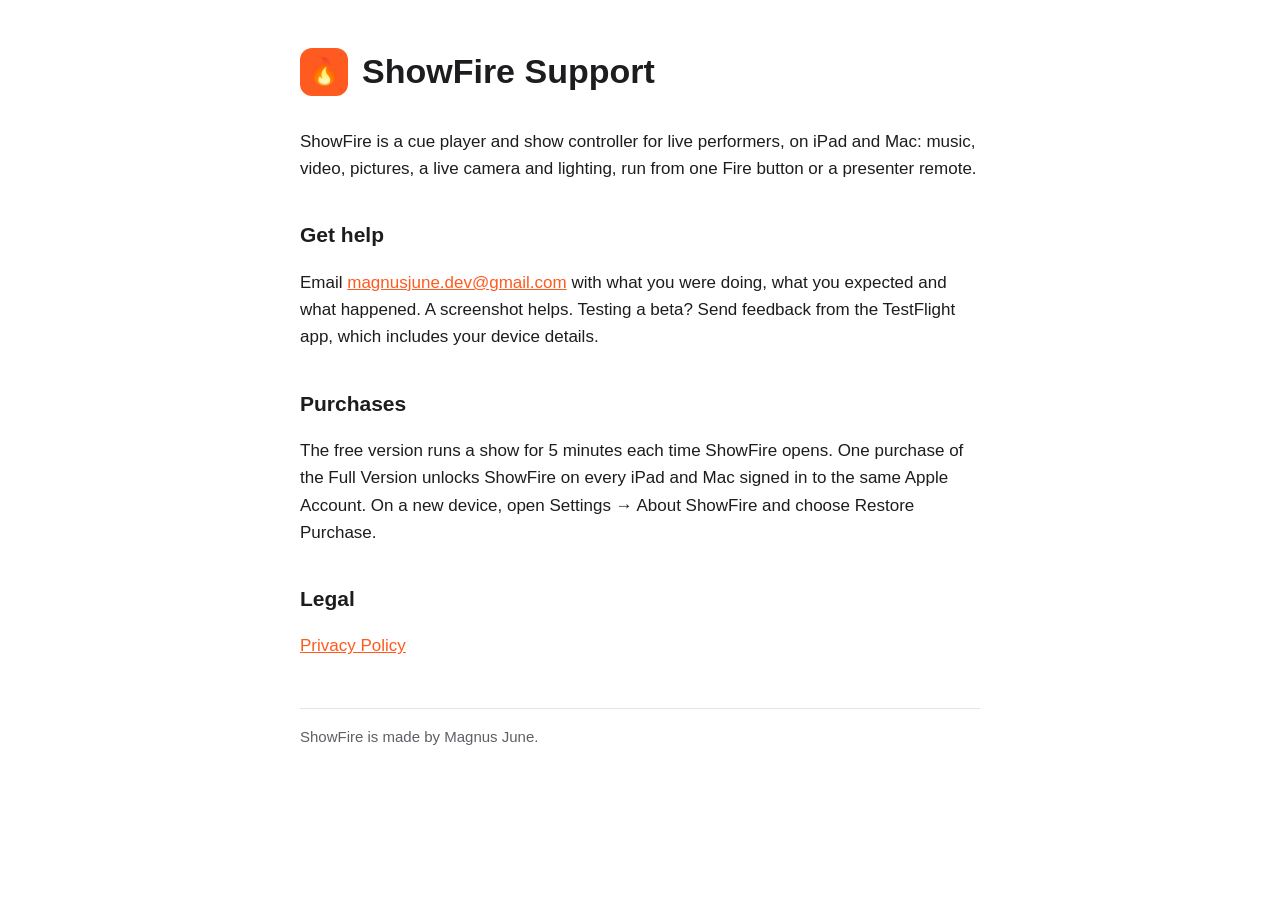
<file: index.html>
<!doctype html>
<html lang="en">
<head>
  <meta charset="utf-8">
  <meta name="viewport" content="width=device-width, initial-scale=1">
  <title>ShowFire Support</title>
  <link rel="stylesheet" href="style.css">
</head>
<body>
<main>
  <header>
    <div class="mark" aria-hidden="true">🔥</div>
    <h1>ShowFire Support</h1>
  </header>

  <p>ShowFire is a cue player and show controller for live performers, on iPad and Mac: music, video, pictures, a live camera and lighting, run from one Fire button or a presenter remote.</p>

  <h2>Get help</h2>
  <p>Email <a href="mailto:magnusjune.dev@gmail.com">magnusjune.dev@gmail.com</a> with what you were doing, what you expected and what happened. A screenshot helps. Testing a beta? Send feedback from the TestFlight app, which includes your device details.</p>

  <h2>Purchases</h2>
  <p>The free version runs a show for 5 minutes each time ShowFire opens. One purchase of the Full Version unlocks ShowFire on every iPad and Mac signed in to the same Apple Account. On a new device, open Settings → About ShowFire and choose Restore Purchase.</p>

  <h2>Legal</h2>
  <p><a href="privacy.html">Privacy Policy</a></p>

  <footer class="muted">ShowFire is made by Magnus June.</footer>
</main>
</body>
</html>
</file>
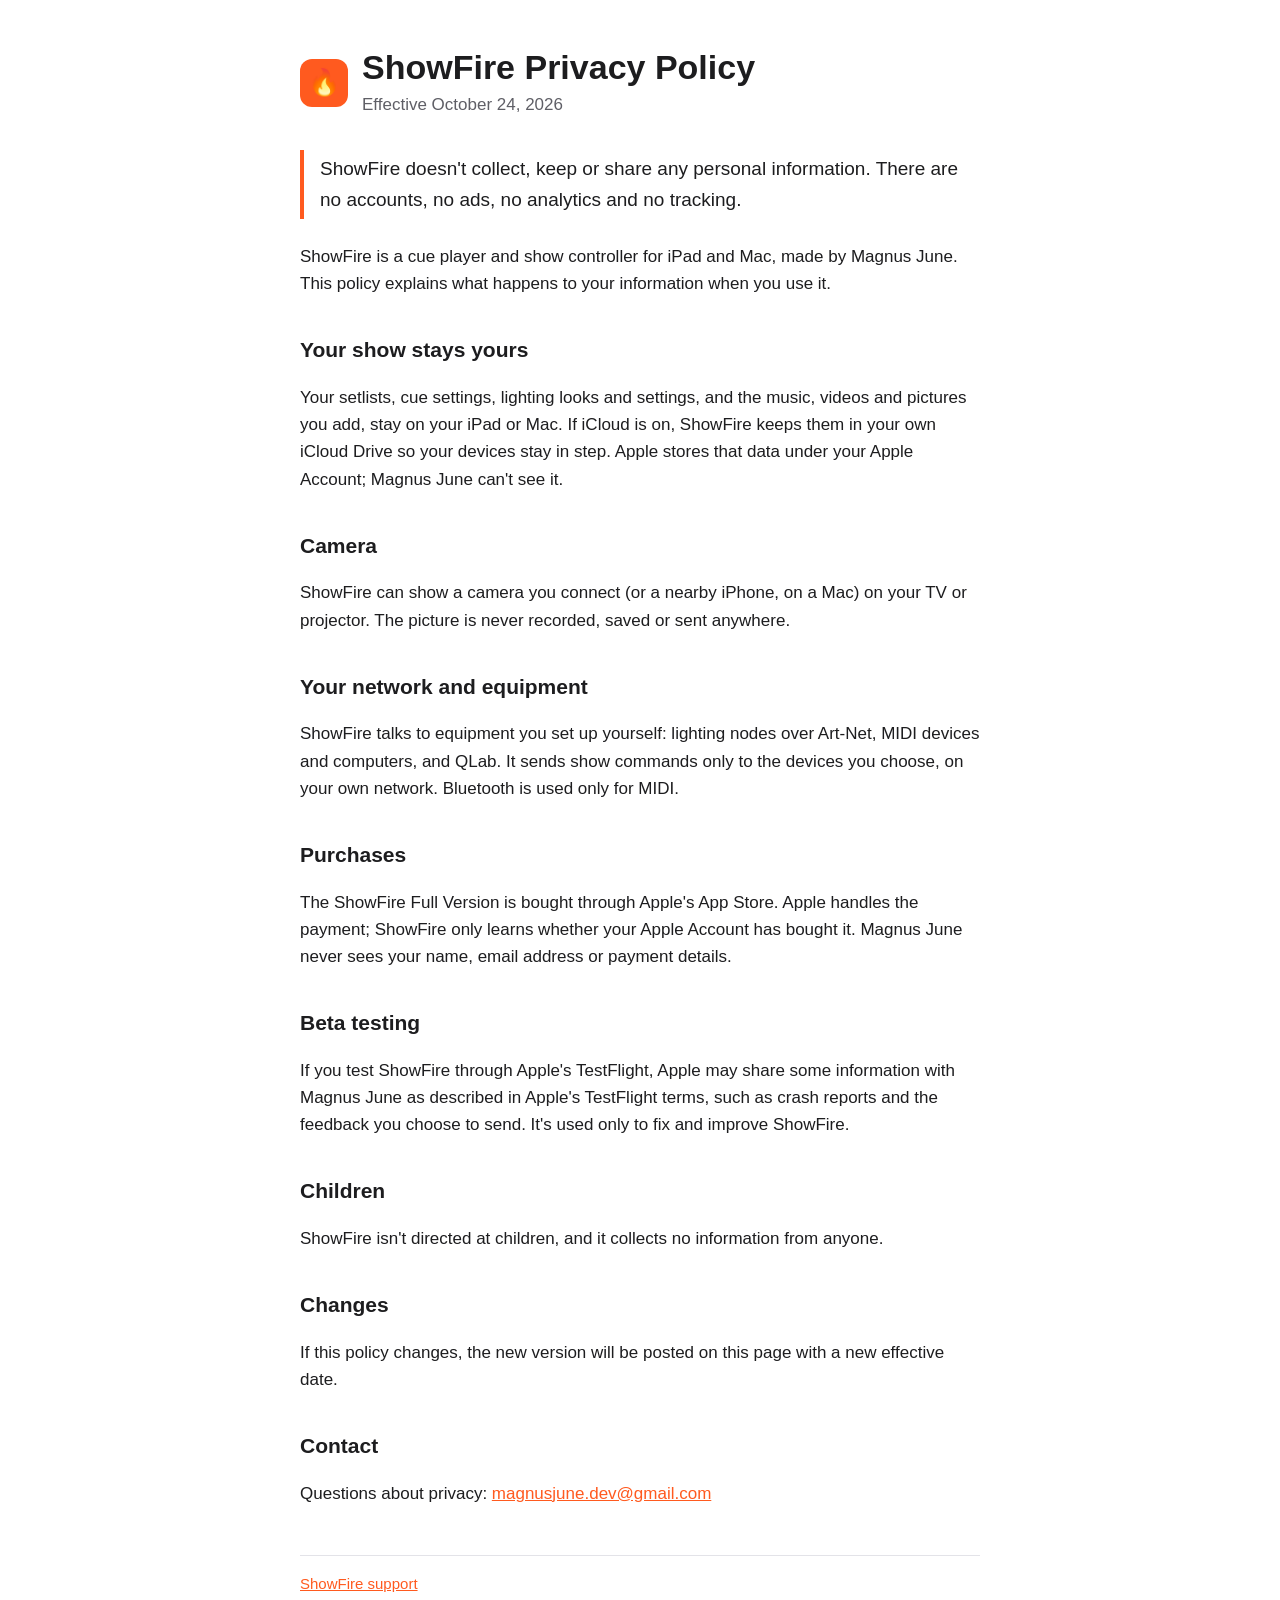
<file: privacy.html>
<!doctype html>
<html lang="en">
<head>
  <meta charset="utf-8">
  <meta name="viewport" content="width=device-width, initial-scale=1">
  <title>ShowFire Privacy Policy</title>
  <link rel="stylesheet" href="style.css">
</head>
<body>
<main>
  <header>
    <div class="mark" aria-hidden="true">🔥</div>
    <div>
      <h1>ShowFire Privacy Policy</h1>
      <p class="muted" style="margin:4px 0 0">Effective October 24, 2026</p>
    </div>
  </header>

  <p class="summary">ShowFire doesn't collect, keep or share any personal information. There are no accounts, no ads, no analytics and no tracking.</p>

  <p>ShowFire is a cue player and show controller for iPad and Mac, made by Magnus June. This policy explains what happens to your information when you use it.</p>

  <h2>Your show stays yours</h2>
  <p>Your setlists, cue settings, lighting looks and settings, and the music, videos and pictures you add, stay on your iPad or Mac. If iCloud is on, ShowFire keeps them in your own iCloud Drive so your devices stay in step. Apple stores that data under your Apple Account; Magnus June can't see it.</p>

  <h2>Camera</h2>
  <p>ShowFire can show a camera you connect (or a nearby iPhone, on a Mac) on your TV or projector. The picture is never recorded, saved or sent anywhere.</p>

  <h2>Your network and equipment</h2>
  <p>ShowFire talks to equipment you set up yourself: lighting nodes over Art-Net, MIDI devices and computers, and QLab. It sends show commands only to the devices you choose, on your own network. Bluetooth is used only for MIDI.</p>

  <h2>Purchases</h2>
  <p>The ShowFire Full Version is bought through Apple's App Store. Apple handles the payment; ShowFire only learns whether your Apple Account has bought it. Magnus June never sees your name, email address or payment details.</p>

  <h2>Beta testing</h2>
  <p>If you test ShowFire through Apple's TestFlight, Apple may share some information with Magnus June as described in Apple's TestFlight terms, such as crash reports and the feedback you choose to send. It's used only to fix and improve ShowFire.</p>

  <h2>Children</h2>
  <p>ShowFire isn't directed at children, and it collects no information from anyone.</p>

  <h2>Changes</h2>
  <p>If this policy changes, the new version will be posted on this page with a new effective date.</p>

  <h2>Contact</h2>
  <p>Questions about privacy: <a href="mailto:magnusjune.dev@gmail.com">magnusjune.dev@gmail.com</a></p>

  <footer class="muted"><a href="./">ShowFire support</a></footer>
</main>
</body>
</html>
</file>
<file: style.css>
:root {
  --bg: #ffffff;
  --text: #1d1d1f;
  --muted: #5f5f66;
  --rule: #e3e3e8;
  --brand: #ff5a1f;
}

@media (prefers-color-scheme: dark) {
  :root {
    --bg: #0b0b0d;
    --text: #f2f2f4;
    --muted: #a1a1aa;
    --rule: #26262b;
  }
}

* { box-sizing: border-box; }

body {
  margin: 0;
  background: var(--bg);
  color: var(--text);
  font: 17px/1.6 -apple-system, BlinkMacSystemFont, "Segoe UI", Helvetica, Arial, sans-serif;
}

main {
  max-width: 720px;
  margin: 0 auto;
  padding: 48px 20px 64px;
}

header {
  display: flex;
  align-items: center;
  gap: 14px;
  margin-bottom: 32px;
}

.mark {
  width: 48px;
  height: 48px;
  border-radius: 12px;
  background: var(--brand);
  display: grid;
  place-items: center;
  color: #fff;
  font-size: 26px;
}

h1 { font-size: 34px; line-height: 1.15; margin: 0; }
h2 { font-size: 21px; margin: 36px 0 8px; }
p, li { color: var(--text); }
.muted { color: var(--muted); }
a { color: var(--brand); }

.summary {
  border-left: 4px solid var(--brand);
  padding: 4px 0 4px 16px;
  margin: 24px 0;
  font-size: 19px;
}

footer {
  margin-top: 48px;
  padding-top: 16px;
  border-top: 1px solid var(--rule);
  font-size: 15px;
}
</file>
